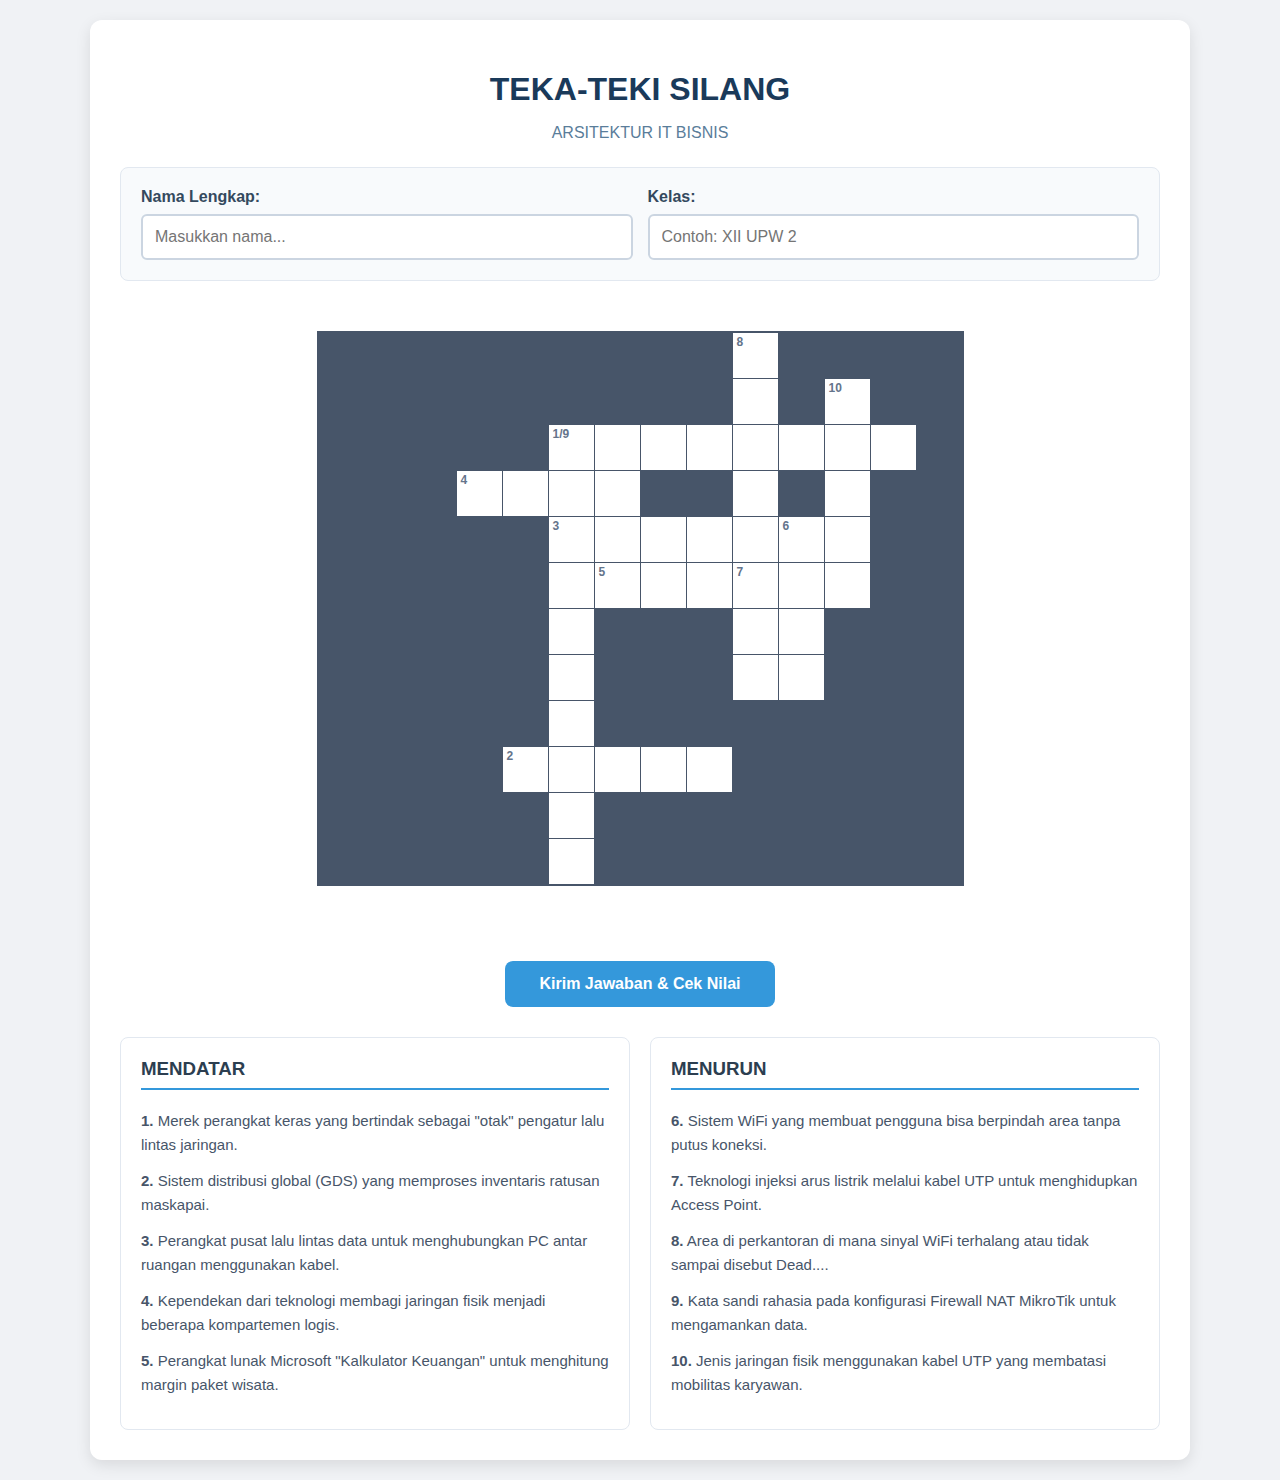
<file: index.html>
<!DOCTYPE html>
<html lang="id">
<head>
    <meta charset="UTF-8">
    <meta name="viewport" content="width=device-width, initial-scale=1.0">
    <title>TTS: Arsitektur IT Bisnis</title>
    <style>
        * { box-sizing: border-box; }
        body {
            font-family: 'Segoe UI', Tahoma, Geneva, Verdana, sans-serif;
            background-color: #f0f2f5;
            color: #333;
            margin: 0;
            padding: 20px;
        }
        .container {
            max-width: 1100px;
            margin: 0 auto;
            background: #fff;
            padding: 30px;
            border-radius: 12px;
            box-shadow: 0 5px 15px rgba(0,0,0,0.1);
        }
        h1 { text-align: center; color: #1a3a5a; margin-bottom: 5px; text-transform: uppercase; }
        p.subtitle { text-align: center; color: #5a7d9a; margin-bottom: 25px; font-weight: 500; }
        
        /* Identitas */
        .student-info {
            display: flex;
            gap: 15px;
            margin-bottom: 30px;
            background: #f8fafc;
            padding: 20px;
            border-radius: 8px;
            border: 1px solid #e2e8f0;
        }
        .input-group { flex: 1; }
        .input-group label { display: block; font-weight: bold; margin-bottom: 8px; color: #34495e; }
        .input-group input {
            width: 100%; padding: 12px; border: 2px solid #cbd5e1; border-radius: 6px; font-size: 16px; transition: border-color 0.3s;
        }
        .input-group input:focus { border-color: #3498db; outline: none; }

        /* Board TTS */
        .tts-layout { display: flex; flex-wrap: wrap; gap: 30px; }
        .board-container { flex: 1 1 100%; overflow-x: auto; padding: 20px 0; }
        #crossword-board {
            display: grid; gap: 1px; background-color: #475569; padding: 2px; width: max-content; margin: 0 auto;
        }
        .cell-wrapper { position: relative; width: 45px; height: 45px; background-color: #fff; }
        .cell-input {
            width: 100%; height: 100%; border: none; text-align: center; text-transform: uppercase;
            font-size: 22px; font-weight: 800; outline: none; background: transparent; padding-top: 12px; color: #1e293b;
        }
        .cell-input:focus { background-color: #f0f9ff; }
        .cell-number {
            position: absolute; top: 2px; left: 4px; font-size: 12px; font-weight: 900; color: #64748b; pointer-events: none;
        }
        
        /* Clues */
        .clues-container { flex: 1 1 100%; display: flex; flex-wrap: wrap; gap: 20px; }
        .clue-box { flex: 1 1 45%; background: #ffffff; padding: 20px; border-radius: 8px; border: 1px solid #e2e8f0; }
        .clue-box h3 { margin-top: 0; color: #2c3e50; border-bottom: 2px solid #3498db; padding-bottom: 8px; }
        .clue-item { margin-bottom: 12px; line-height: 1.6; font-size: 15px; color: #475569; }
        
        /* Result & Buttons */
        .action-container { flex: 1 1 100%; text-align: center; margin-top: 25px; }
        .btn {
            padding: 14px 35px; font-size: 16px; font-weight: bold; border-radius: 8px; cursor: pointer; transition: all 0.3s; border: none;
        }
        #btn-submit { background-color: #3498db; color: white; }
        #btn-submit:hover { background-color: #2980b9; transform: translateY(-2px); }
        #btn-print { background-color: #94a3b8; color: white; display: none; margin-left: 10px; }
        
        #hasil-nilai {
            display: none; font-size: 22px; font-weight: bold; margin: 20px auto; padding: 20px; border-radius: 10px; max-width: 500px;
        }
        .lulus { background-color: #dcfce7; color: #166534; border: 1px solid #bbf7d0; }
        .remedial { background-color: #fee2e2; color: #991b1b; border: 1px solid #fecaca; }

        @media print {
            .clues-container, .btn, p.subtitle { display: none !important; }
            .container { box-shadow: none; border: none; }
            .student-info { border: 1px solid #000; margin-bottom: 10px; }
            #crossword-board { border: 1px solid #000; }
        }
    </style>
</head>
<body>

<div class="container">
    <h1>TEKA-TEKI SILANG</h1>
    <p class="subtitle">ARSITEKTUR IT BISNIS</p>

    <div class="student-info">
        <div class="input-group">
            <label>Nama Lengkap:</label>
            <input type="text" id="namaSiswa" placeholder="Masukkan nama..." required>
        </div>
        <div class="input-group">
            <label>Kelas:</label>
            <input type="text" id="kelasSiswa" placeholder="Contoh: XII UPW 2" required>
        </div>
    </div>

    <div class="tts-layout">
        <div class="board-container">
            <div id="crossword-board"></div>
        </div>

        <div class="action-container">
            <div id="hasil-nilai"></div>
            <button id="btn-submit" class="btn" onclick="cekJawaban()">Kirim Jawaban & Cek Nilai</button>
            <button id="btn-print" class="btn" onclick="window.print()">Download Hasil (PDF)</button>
        </div>

        <div class="clues-container">
            <div class="clue-box" id="clues-across"><h3>MENDATAR</h3></div>
            <div class="clue-box" id="clues-down"><h3>MENURUN</h3></div>
        </div>
    </div>
</div>

<script>
    // MASUKKAN URL GOOGLE APPS SCRIPT ANDA DI SINI
    const SCRIPT_URL = 'https://script.google.com/macros/s/AKfycbzsBYcHETVENhHlnTdBUSE8xEy3h5nsH7FFFjmeGn4FCA1V8GYXo3Xwy6YduMo4eYMzTQ/exec';

    const words = [
        { id: 1, dir: 'H', text: 'MIKROTIK', r: 3, c: 6, clue: 'Merek perangkat keras yang bertindak sebagai "otak" pengatur lalu lintas jaringan.' },
        { id: 2, dir: 'H', text: 'SABRE', r: 10, c: 5, clue: 'Sistem distribusi global (GDS) yang memproses inventaris ratusan maskapai.' },
        { id: 3, dir: 'H', text: 'SWITCH', r: 5, c: 6, clue: 'Perangkat pusat lalu lintas data untuk menghubungkan PC antar ruangan menggunakan kabel.' },
        { id: 4, dir: 'H', text: 'VLAN', r: 4, c: 4, clue: 'Kependekan dari teknologi membagi jaringan fisik menjadi beberapa kompartemen logis.' },
        { id: 5, dir: 'H', text: 'EXCEL', r: 6, c: 7, clue: 'Perangkat lunak Microsoft "Kalkulator Keuangan" untuk menghitung margin paket wisata.' },
        { id: 6, dir: 'V', text: 'MESH', r: 5, c: 11, clue: 'Sistem WiFi yang membuat pengguna bisa berpindah area tanpa putus koneksi.' },
        { id: 7, dir: 'V', text: 'POE', r: 6, c: 10, clue: 'Teknologi injeksi arus listrik melalui kabel UTP untuk menghidupkan Access Point.' },
        { id: 8, dir: 'V', text: 'ZONE', r: 1, c: 10, clue: 'Area di perkantoran di mana sinyal WiFi terhalang atau tidak sampai disebut Dead....' },
        { id: 9, dir: 'V', text: 'MASQUERADE', r: 3, c: 6, clue: 'Kata sandi rahasia pada konfigurasi Firewall NAT MikroTik untuk mengamankan data.' },
        { id: 10, dir: 'V', text: 'WIRED', r: 2, c: 12, clue: 'Jenis jaringan fisik menggunakan kabel UTP yang membatasi mobilitas karyawan.' }
    ];

    let maxR = 0; let maxC = 0;
    const gridData = {};

    words.forEach(w => {
        for (let i = 0; i < w.text.length; i++) {
            let row = w.r + (w.dir === 'V' ? i : 0);
            let col = w.c + (w.dir === 'H' ? i : 0);
            let key = `${row}-${col}`;
            if (row > maxR) maxR = row; if (col > maxC) maxC = col;
            if (!gridData[key]) gridData[key] = { answer: w.text[i], numbers: [] };
            if (i === 0) gridData[key].numbers.push(w.id);
        }
    });

    const board = document.getElementById('crossword-board');
    board.style.gridTemplateColumns = `repeat(${maxC + 1}, 1fr)`;

    for (let r = 1; r <= maxR + 1; r++) {
        for (let c = 1; c <= maxC + 1; c++) {
            let key = `${r}-${c}`;
            if (gridData[key]) {
                let cellData = gridData[key];
                let label = cellData.numbers.length > 0 ? cellData.numbers.join('/') : '';
                board.insertAdjacentHTML('beforeend', `
                    <div class="cell-wrapper" style="grid-row: ${r}; grid-column: ${c};">
                        ${label ? `<div class="cell-number">${label}</div>` : ''}
                        <input type="text" class="cell-input" maxlength="1" data-answer="${cellData.answer}">
                    </div>
                `);
            }
        }
    }

    words.forEach(w => {
        let item = `<div class="clue-item"><strong>${w.id}.</strong> ${w.clue}</div>`;
        document.getElementById(w.dir === 'H' ? 'clues-across' : 'clues-down').insertAdjacentHTML('beforeend', item);
    });

    function cekJawaban() {
        const nama = document.getElementById('namaSiswa').value;
        const kelas = document.getElementById('kelasSiswa').value;
        const btnSubmit = document.getElementById('btn-submit');

        if (!nama || !kelas) { alert("⚠️ Lengkapi Nama dan Kelas!"); return; }

        btnSubmit.innerText = "Mengirim Nilai...";
        btnSubmit.disabled = true;

        let inputs = document.querySelectorAll('.cell-input');
        let benar = 0;

        inputs.forEach(input => {
            if (input.value.toUpperCase() === input.getAttribute('data-answer')) {
                input.style.backgroundColor = "#dcfce7"; benar++;
            } else {
                input.style.backgroundColor = "#fee2e2";
            }
            input.setAttribute('readonly', true);
        });

        let skor = Math.round((benar / inputs.length) * 100);

        // Kirim ke Google Sheets
        let fd = new FormData();
        fd.append('nama', nama); fd.append('kelas', kelas); fd.append('nilai', skor);

        fetch(SCRIPT_URL, { method: 'POST', body: fd })
        .then(() => {
            const area = document.getElementById('hasil-nilai');
            area.style.display = "block";
            area.className = skor >= 75 ? "lulus" : "remedial";
            area.innerHTML = `HASIL AKHIR - Nama: ${nama}<br>Skor: ${skor} / 100`;
            
            btnSubmit.style.display = "none";
            document.getElementById('btn-print').style.display = "inline-block";
            alert("✅ Jawaban tersimpan di sistem!");
        })
        .catch(() => alert("❌ Gagal mengirim. Periksa koneksi internet."));
    }
</script>
</body>
</html>
</file>
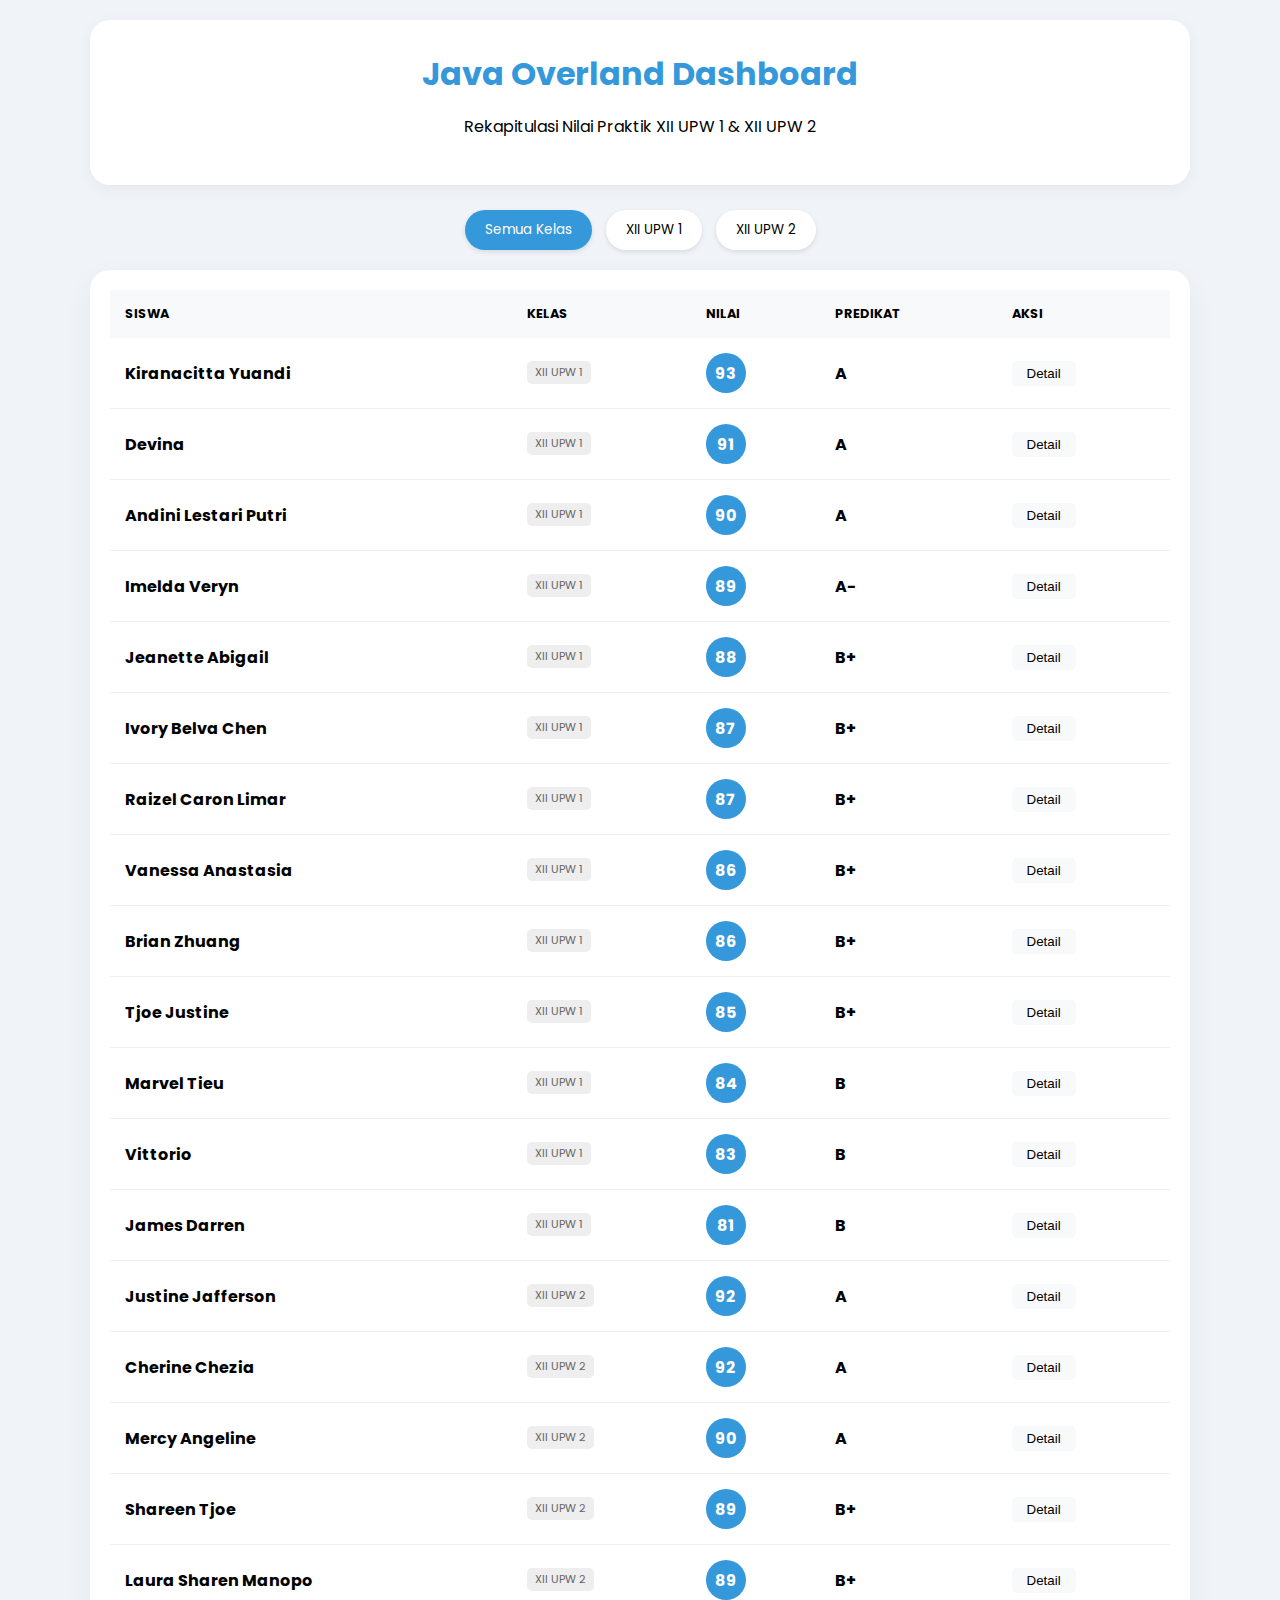
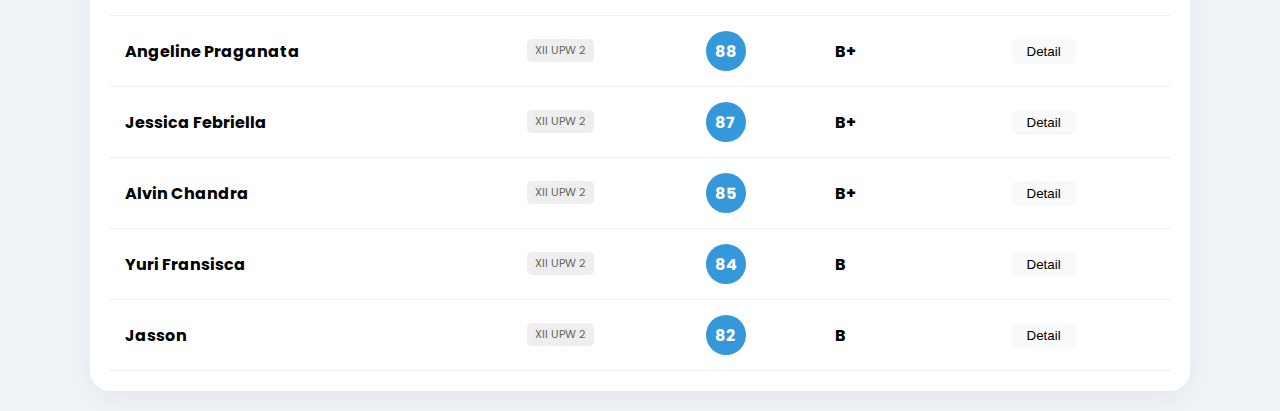
<file: nilai_upw.html>
<!DOCTYPE html>
<html lang="id">
<head>
    <meta charset="UTF-8">
    <meta name="viewport" content="width=device-width, initial-scale=1.0">
    <title>Dashboard Nilai Gabungan UPW</title>
    <link href="https://fonts.googleapis.com/css2?family=Poppins:wght@300;400;600;700&display=swap" rel="stylesheet">
    <style>
        :root {
            --primary: #3498db;
            --secondary: #f1c40f;
            --success: #2ecc71;
            --danger: #e74c3c;
            --dark: #2c3e50;
            --light: #f8f9fa;
        }

        body {
            font-family: 'Poppins', sans-serif;
            background: #f0f4f8;
            margin: 0;
            padding: 20px;
        }

        .container { max-width: 1100px; margin: auto; }

        header {
            text-align: center;
            padding: 30px;
            background: white;
            border-radius: 20px;
            box-shadow: 0 4px 15px rgba(0,0,0,0.05);
            margin-bottom: 25px;
        }

        h1 { color: var(--primary); margin: 0; }

        /* Filter Style */
        .filter-container {
            text-align: center;
            margin-bottom: 20px;
        }

        .filter-btn {
            padding: 10px 20px;
            margin: 0 5px;
            border: none;
            border-radius: 30px;
            background: white;
            cursor: pointer;
            font-family: 'Poppins';
            transition: 0.3s;
            box-shadow: 0 2px 5px rgba(0,0,0,0.1);
        }

        .filter-btn.active {
            background: var(--primary);
            color: white;
        }

        /* Table Style */
        .table-container {
            background: white;
            padding: 20px;
            border-radius: 20px;
            box-shadow: 0 10px 30px rgba(0,0,0,0.05);
        }

        table { width: 100%; border-collapse: collapse; }
        th { background: var(--light); padding: 15px; text-align: left; font-size: 0.8em; text-transform: uppercase; }
        td { padding: 15px; border-bottom: 1px solid #eee; }

        .class-badge {
            font-size: 0.7em;
            padding: 3px 8px;
            border-radius: 5px;
            background: #eee;
            color: #666;
            margin-bottom: 5px;
            display: inline-block;
        }

        .score-circle {
            width: 40px;
            height: 40px;
            background: var(--primary);
            color: white;
            border-radius: 50%;
            display: flex;
            align-items: center;
            justify-content: center;
            font-weight: bold;
        }

        .detail-row { display: none; background: #fdfdfd; }
        .detail-box { padding: 20px; border-left: 4px solid var(--primary); font-size: 0.9em; }

        .btn-view {
            background: var(--light);
            border: none;
            padding: 5px 15px;
            border-radius: 5px;
            cursor: pointer;
        }
    </style>
</head>
<body>

<div class="container">
    <header>
        <h1>Java Overland Dashboard</h1>
        <p>Rekapitulasi Nilai Praktik XII UPW 1 & XII UPW 2</p>
    </header>

    <div class="filter-container">
        <button class="filter-btn active" onclick="filterData('ALL', this)">Semua Kelas</button>
        <button class="filter-btn" onclick="filterData('XII UPW 1', this)">XII UPW 1</button>
        <button class="filter-btn" onclick="filterData('XII UPW 2', this)">XII UPW 2</button>
    </div>

    <div class="table-container">
        <table>
            <thead>
                <tr>
                    <th>Siswa</th>
                    <th>Kelas</th>
                    <th>Nilai</th>
                    <th>Predikat</th>
                    <th>Aksi</th>
                </tr>
            </thead>
            <tbody id="mainTable">
                </tbody>
        </table>
    </div>
</div>

<script>
    const allStudents = [
        // DATA XII UPW 1
        { kelas: "XII UPW 1", nama: "Kiranacitta Yuandi", nilai: 93, pred: "A", desc: "Detail hotel (Ros In, Chanti, 1O1) sangat jelas. Narasi sangat informatif." },
        { kelas: "XII UPW 1", nama: "Devina", nilai: 91, pred: "A", desc: "Narasi 'Soul of Java' sangat puitis. Ada nilai tambah pada fitur fotografer." },
        { kelas: "XII UPW 1", nama: "Andini Lestari Putri", nilai: 90, pred: "A", desc: "Sangat detail pada fasilitas hotel The Phoenix & JW Marriott." },
        { kelas: "XII UPW 1", nama: "Imelda Veryn", nilai: 89, pred: "A-", desc: "Baik: Sangat lengkap (termasuk PPN 11%). Destinasi VW Borobudur sangat menarik & kekinian." },
        { kelas: "XII UPW 1", nama: "Jeanette Abigail", nilai: 88, pred: "B+", desc: "Struktur Include/Exclude rapi, pemahaman pajak PPN 11% sudah muncul." },
        { kelas: "XII UPW 1", nama: "Ivory Belva Chen", nilai: 87, pred: "B+", desc: "Baik: Visual hotel mewah (Tentrem & Shalimar) menonjol. Destinasi sangat beragam." },
        { kelas: "XII UPW 1", nama: "Raizel Caron Limar", nilai: 87, pred: "B+", desc: "Konten padat namun terorganisir, info Ketep Pass sangat lengkap." },
        { kelas: "XII UPW 1", nama: "Vanessa Anastasia", nilai: 86, pred: "B+", desc: "Visual ceria. Penempatan kantor cabang Yogyakarta sangat realistis." },
        { kelas: "XII UPW 1", nama: "Brian Zhuang", nilai: 86, pred: "B+", desc: "Baik: Tagline bagus. Rute pantai di hari ke-3 memberikan variasi wisata alam yang segar." },
        { kelas: "XII UPW 1", nama: "Tjoe Justine", nilai: 85, pred: "B+", desc: "Kuat di sisi kuliner. Perlu perhatikan margin teks agar tidak terpotong." },
        { kelas: "XII UPW 1", nama: "Marvel Tieu", nilai: 84, pred: "B", desc: "Ikon menarik. Perlu lebih detail pada pembagian jadwal harian." },
        { kelas: "XII UPW 1", nama: "Vittorio", nilai: 83, pred: "B", desc: "Tipografi judul 'Wow Price' sangat menonjol. Perlu tambah foto destinasi." },
        { kelas: "XII UPW 1", nama: "James Darren", nilai: 81, pred: "B", desc: "Fokus Makassar unik, namun sesuaikan kembali dengan tema Java Overland." },

        // DATA XII UPW 2 (Berdasarkan File yang diupload)
        { kelas: "XII UPW 2", nama: "Justine Jafferson", nilai: 92, pred: "A", desc: "Layout sangat profesional dengan harga paket yang kompetitif. Detail 'All Around Java' mencakup rute yang sangat lengkap." },
        { kelas: "XII UPW 2", nama: "Cherine Chezia", nilai: 92, pred: "A", desc: "Branding 'Discovering Java' sangat kuat. Itinerary harian (Yogya-Semarang-Surabaya) sangat logis." },
        { kelas: "XII UPW 2", nama: "Mercy Angeline", nilai: 90, pred: "A", desc: "Urutan rute Magelang - Malang - Surabaya sangat rapi. Visual profesional." },
        { kelas: "XII UPW 2", nama: "Shareen Tjoe", nilai: 89, pred: "B+", desc: "Pilihan destinasi (Batu Secret Zoo, Jatim Park) sangat sesuai target market keluarga." },
        { kelas: "XII UPW 2", nama: "Laura Sharen Manopo", nilai: 89, pred: "B+", desc: "Pilihan destinasi (Desain Elegan; penggunaan bahasa promosi yang mengalir." },
        { kelas: "XII UPW 2", nama: "Angeline Praganata", nilai: 88, pred: "B+", desc: "Konsep 'Flavors of Java' fokus pada kuliner (Gudeg, Sate) sangat menarik." },
        { kelas: "XII UPW 2", nama: "Jessica Febriella", nilai: 87, pred: "B+", desc: "Layout bersih, promo '15% OFF' sangat terlihat jelas di bagian depan." },
        { kelas: "XII UPW 2", nama: "Alvin Chandra", nilai: 85, pred: "B+", desc: "Fokus pada kenyamanan (Professional Agency). Penjelasan fasilitas hotel cukup baik." },
        { kelas: "XII UPW 2", nama: "Yuri Fransisca", nilai: 84, pred: "B", desc: "Desain minimalis. Pastikan resolusi gambar destinasi ditingkatkan agar lebih menarik." },
        { kelas: "XII UPW 2", nama: "Jasson", nilai: 82, pred: "B", desc: "Informasi kontak dan 'About Us' sangat lengkap. Layout peta rute bisa dikembangkan." }
    ];

    function renderTable(filter) {
        const table = document.getElementById('mainTable');
        table.innerHTML = "";

        const filtered = filter === 'ALL' ? allStudents : allStudents.filter(s => s.kelas === filter);

        filtered.forEach((s, i) => {
            const row = `
                <tr style="cursor:pointer" onclick="toggleDetail(${i})">
                    <td><strong>${s.nama}</strong></td>
                    <td><span class="class-badge">${s.kelas}</span></td>
                    <td><div class="score-circle">${s.nilai}</div></td>
                    <td><strong>${s.pred}</strong></td>
                    <td><button class="btn-view">Detail</button></td>
                </tr>
                <tr id="detail-${i}" class="detail-row">
                    <td colspan="5">
                        <div class="detail-box">
                            <strong>Catatan Guru:</strong><br>${s.desc}
                        </div>
                    </td>
                </tr>
            `;
            table.innerHTML += row;
        });
    }

    function toggleDetail(index) {
        const row = document.getElementById(`detail-${index}`);
        row.style.display = row.style.display === 'table-row' ? 'none' : 'table-row';
    }

    function filterData(kelas, btn) {
        document.querySelectorAll('.filter-btn').forEach(b => b.classList.remove('active'));
        btn.classList.add('active');
        renderTable(kelas);
    }

    // Jalankan saat pertama buka
    renderTable('ALL');
</script>

</body>
</html>
</file>
